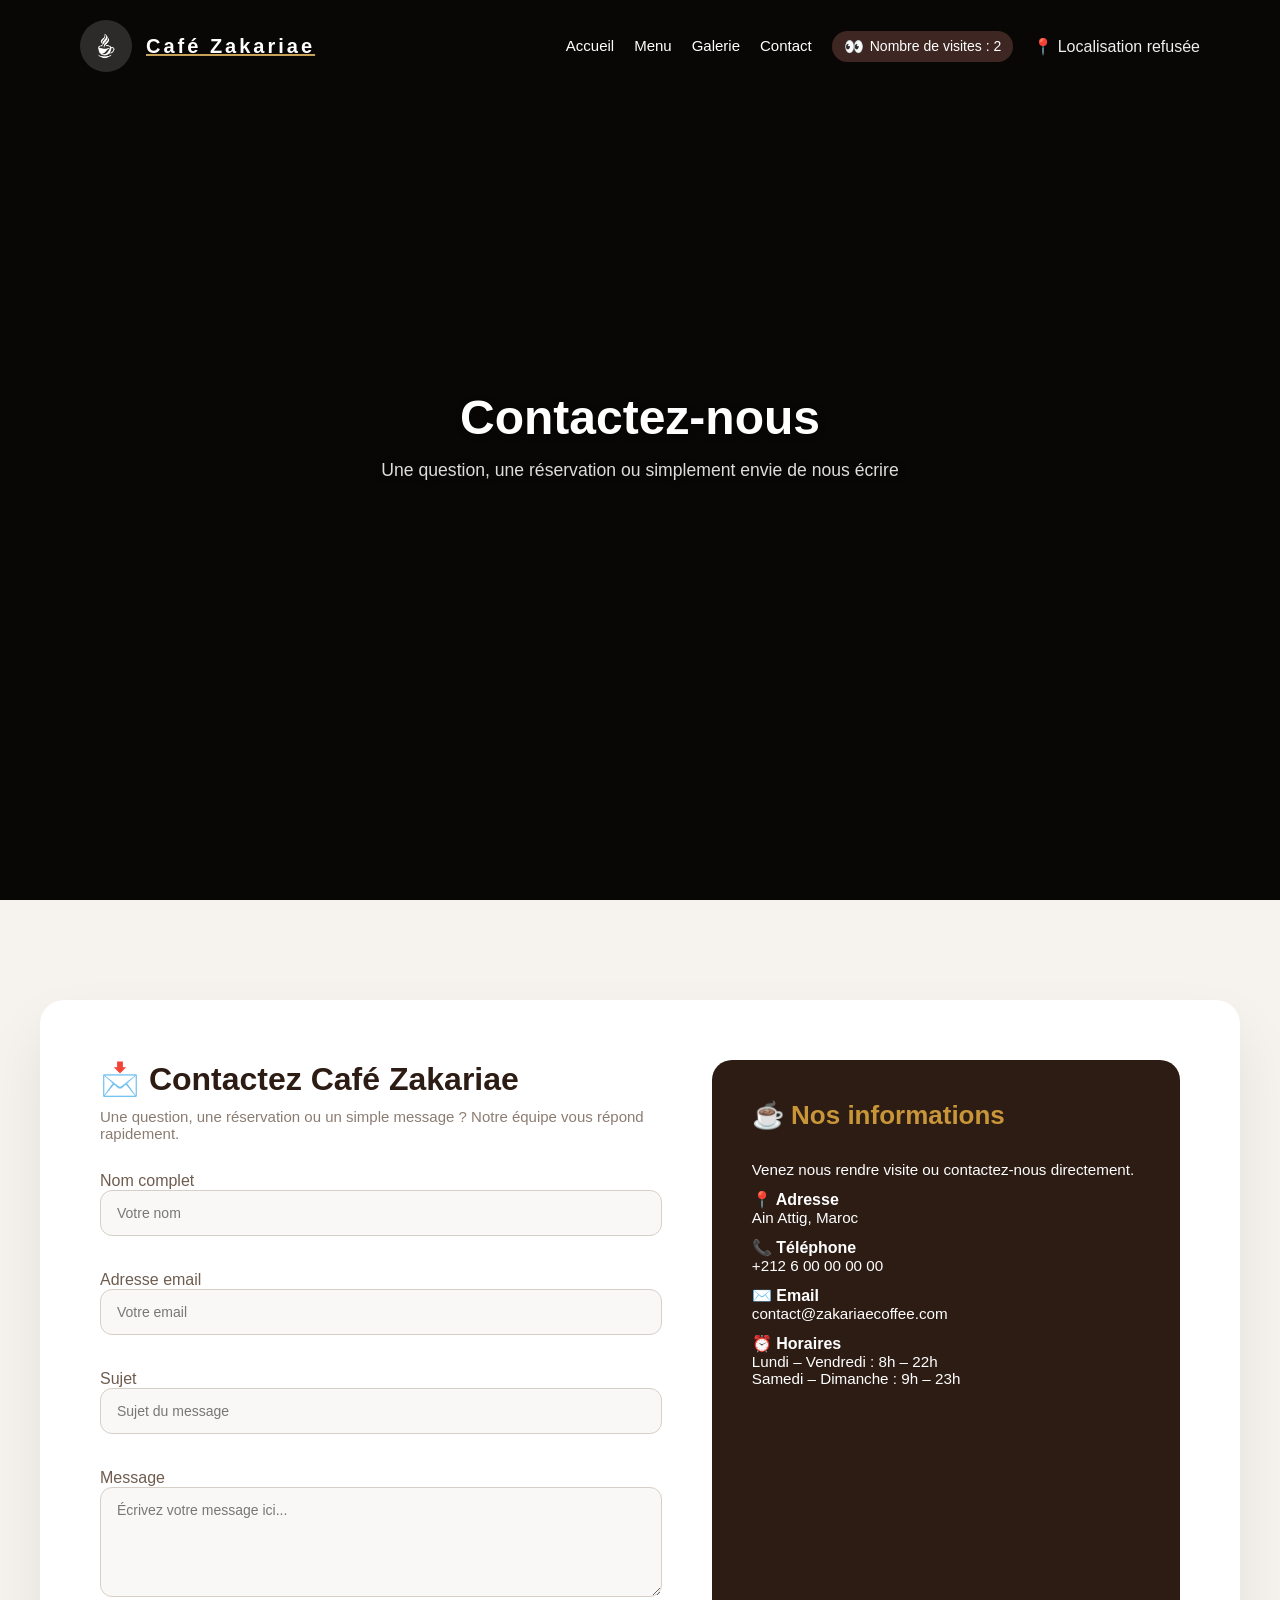
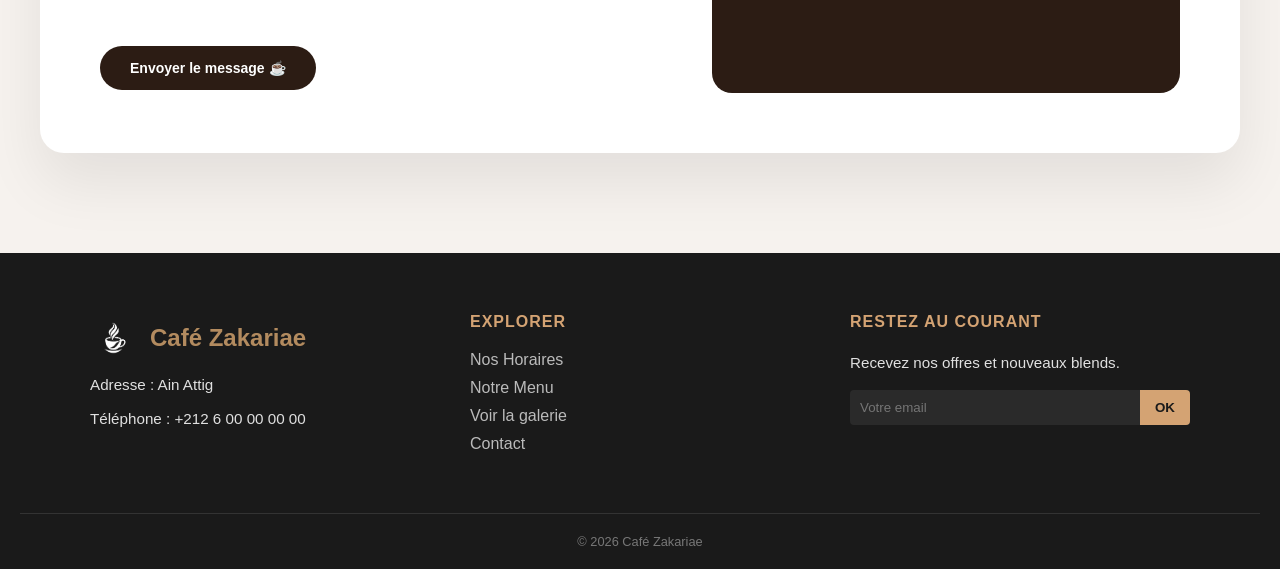
<file: pages/contact.html>
<!DOCTYPE html>
<html lang="fr">

<head>
    <meta charset="UTF-8">
    <meta name="viewport" content="width=device-width, initial-scale=1.0">
    <title>Contact – Café Zakariae</title>
    <link rel="icon" href="../images/logo.png">
    <link rel="stylesheet" href="../css/style.css">
</head>

<body>


    <header class="nav-header">
        <nav class="nav">
            <a href="../index.html" class="nav-logo">
                <img src="../images/logo.png" alt="Logo Café Zakariae" width="50">
                <h1>Café Zakariae</h1>
            </a>
            <div class="menu-toggle" id="menu-toggle">☰</div>

            <ul class="nav-links">
                <li><a href="../index.html">Accueil</a></li>
                <li><a href="menu.html">Menu</a></li>
                <li><a href="gallery.html">Galerie</a></li>
                <li><a href="#" class="active">Contact</a></li>
                <li class="visit-counter">
                    <span>👀</span>
                    <span id="visits">0</span>
                </li>
                <li class="location-badge">
                    <span>📍</span>
                    <span id="user-location">...</span>
                </li>

            </ul>
        </nav>
    </header>


    <section class="hero hero-contact">
        <div class="overlay"></div>
        <div class="hero-content">
            <h1>Contactez-nous</h1>
            <p class="hero-subtitle">Une question, une réservation ou simplement envie de nous écrire</p>
        </div>
    </section>


    <section class="contact-section">
        <div class="contact-container">


            <div class="contact-form">
                <h2>📩 Contactez Café Zakariae</h2>
                <p>Une question, une réservation ou un simple message ?
                    Notre équipe vous répond rapidement.</p>

                <form>
                    <div class="form-group">
                        <label for="name">Nom complet</label>
                        <input type="text" id="name" placeholder="Votre nom" required>
                    </div>

                    <div class="form-group">
                        <label for="email">Adresse email</label>
                        <input type="email" id="email" placeholder="Votre email" required>
                    </div>

                    <div class="form-group">
                        <label for="subject">Sujet</label>
                        <input type="text" id="subject" placeholder="Sujet du message">
                    </div>

                    <div class="form-group">
                        <label for="message">Message</label>
                        <textarea id="message" rows="5" placeholder="Écrivez votre message ici..." required></textarea>
                    </div>

                    <button type="submit" class="btn-submit">
                        Envoyer le message ☕
                    </button>
                </form>
            </div>


            <div class="contact-info">
                <h2>☕ Nos informations</h2>
                <p>Venez nous rendre visite ou contactez-nous directement.</p>

                <div class="info-item">
                    <strong>📍 Adresse</strong>
                    <p>Ain Attig, Maroc</p>
                </div>

                <div class="info-item">
                    <strong>📞 Téléphone</strong>
                    <p>+212 6 00 00 00 00</p>
                </div>

                <div class="info-item">
                    <strong>✉️ Email</strong>
                    <p>contact@zakariaecoffee.com</p>
                </div>

                <div class="info-item">
                    <strong>⏰ Horaires</strong>
                    <p>
                        Lundi – Vendredi : 8h – 22h<br>
                        Samedi – Dimanche : 9h – 23h
                    </p>
                </div>
                <iframe
                    src="https://www.google.com/maps/embed?pb=!1m18!1m12!1m3!1d3329.0000000000005!2d-7.000000000000000!3d32.00000000000000!2m3!1f0!2f0!3f0!3m2!1i1024!2i768!4f13.1!3m3!1m2!1s0x0000000000000000%3A0x0000000000000000!2sAin%20Attig%2C%20Maroc!5e0!3m2!1sfr!2sma!4v1700000000000!5m2!1sfr!2sma"
                    width="100%" height="250" style="border:0;" allowfullscreen="" loading="lazy"
                    referrerpolicy="no-referrer-when-downgrade"></iframe>

            </div>
        </div>
    </section>


    <footer class="main-footer-coffee">
        <div class="footer-container">
            <div class="footer-section">
                <div class="footer-logo">
                    <img src="../images/logo.png" alt="Zakariae Coffee" width="50" height="50">
                    <span>Café Zakariae</span>
                </div>
                <p><i class="fas fa-map-marker-alt"></i>Adresse : Ain Attig</p>
                <p><i class="fas fa-phone"></i>Téléphone : +212 6 00 00 00 00</p>
            </div>

            <div class="footer-section">
                <h4>Explorer</h4>
                <ul class="footer-links">
                    <li><a href="#hours">Nos Horaires</a></li>
                    <li><a href="menu.html">Notre Menu</a></li>
                    <li><a href="gallery.html">Voir la galerie</a></li>
                    <li><a href="contact.html">Contact</a></li>
                </ul>
            </div>

            <div class="footer-section">
                <h4>Restez au courant</h4>
                <p>Recevez nos offres et nouveaux blends.</p>
                <form class="footer-newsletter">
                    <input type="email" placeholder="Votre email" required>
                    <button type="submit">OK</button>
                </form>
            </div>
        </div>

        <div class="footer-bottom">
            <p>© 2026 Café Zakariae</p>
        </div>
    </footer>

</body>
<script src="../js/script.js"></script>

</html>
</file>
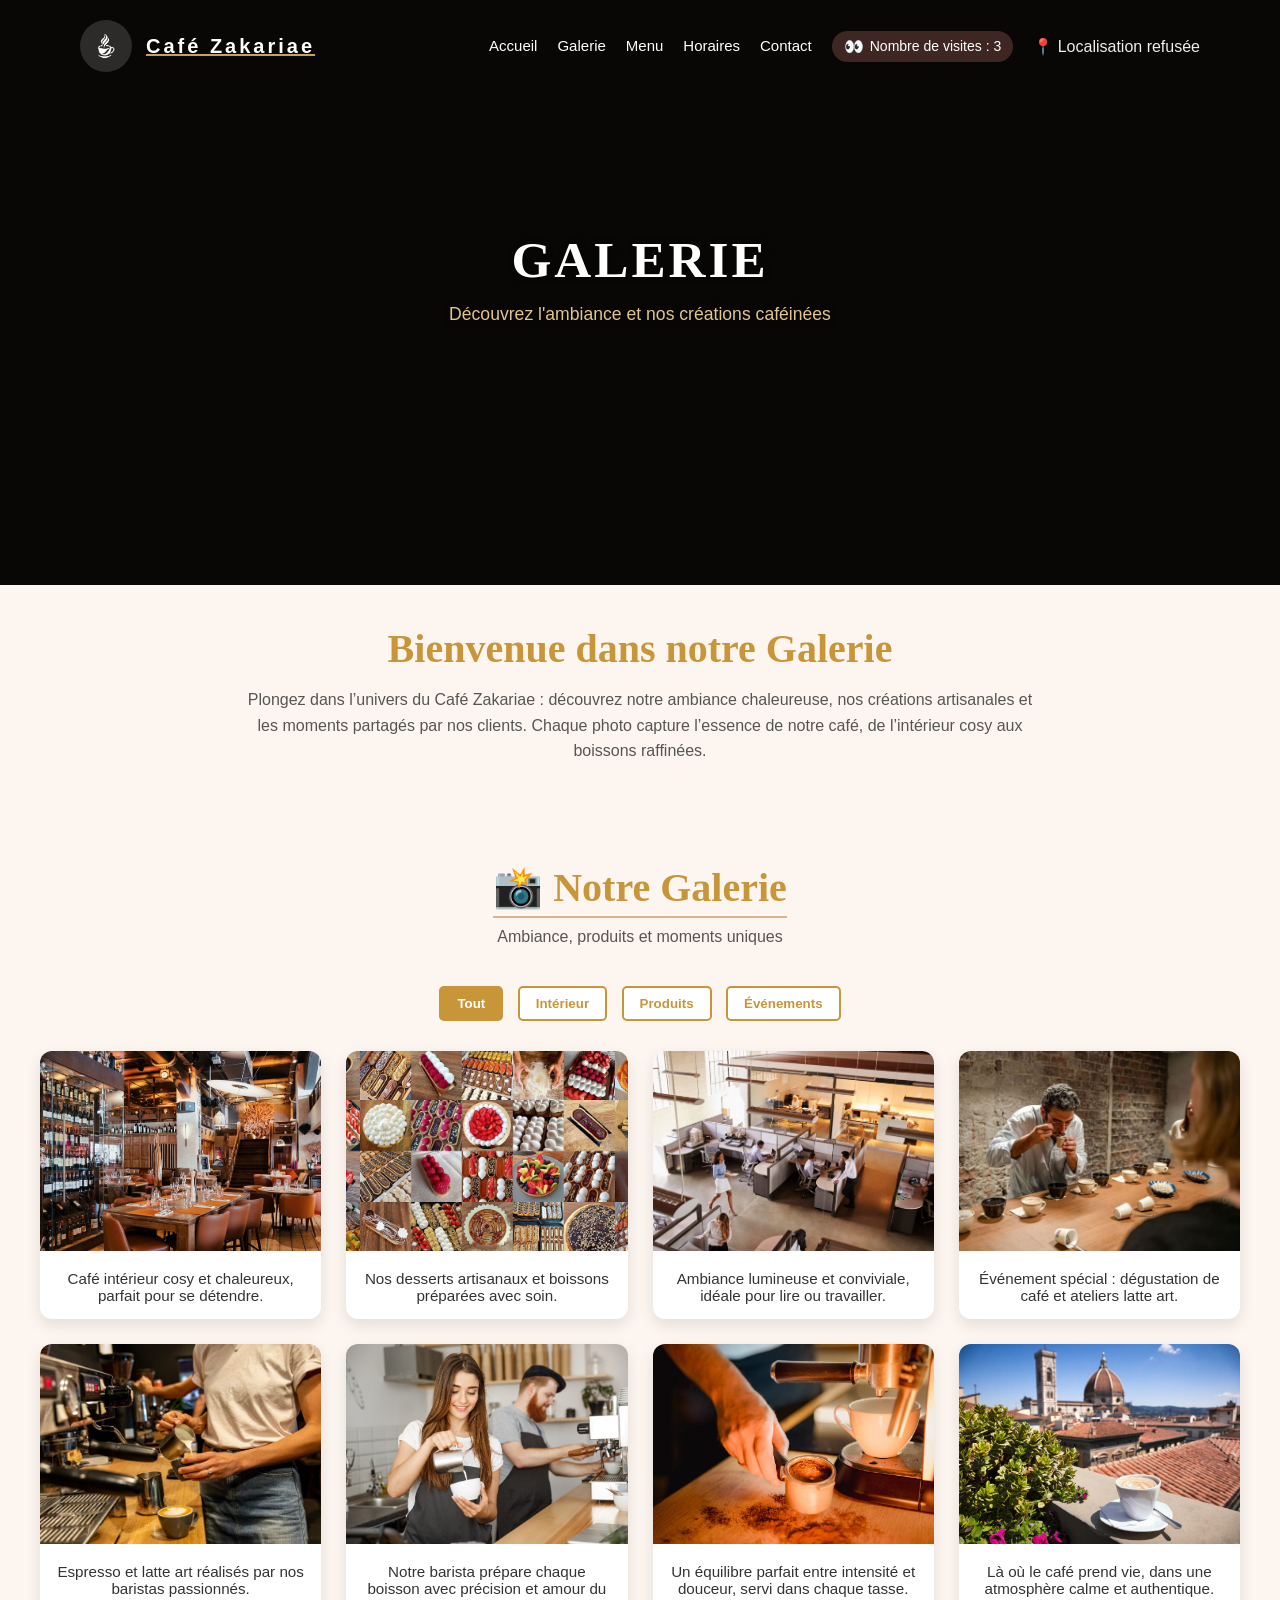
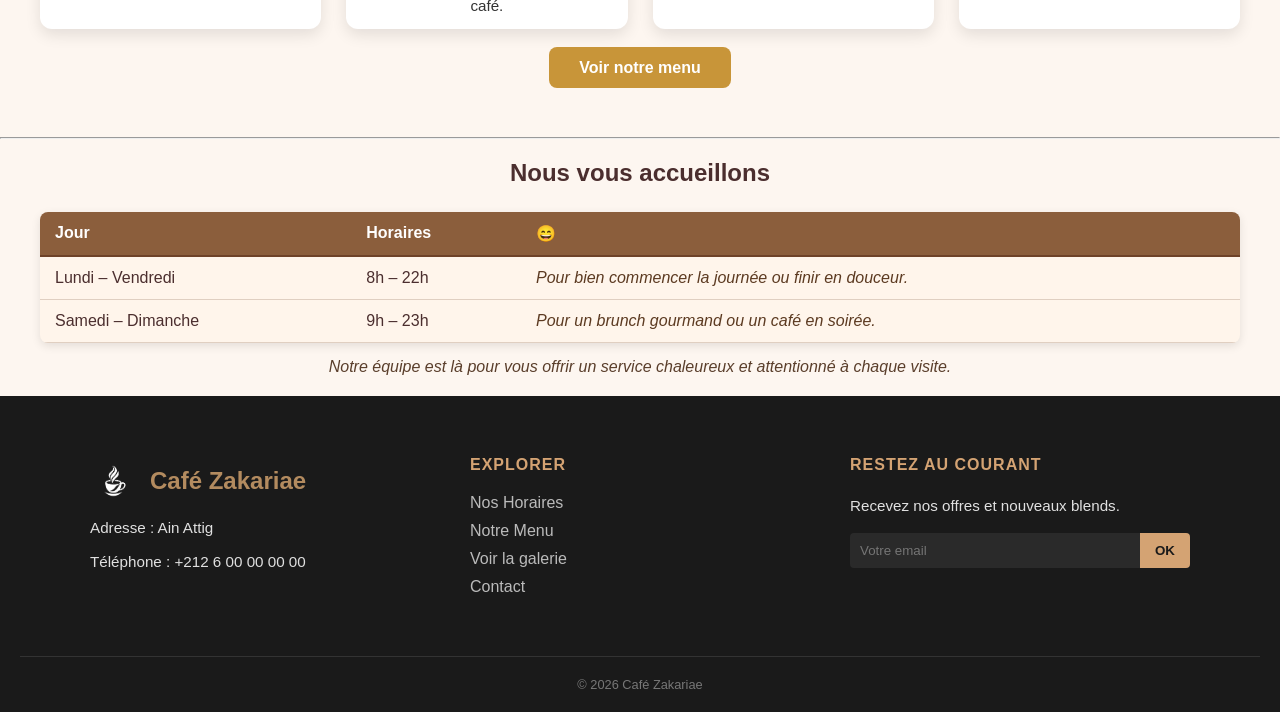
<file: pages/gallery.html>
<!DOCTYPE html>
<html lang="fr">

<head>
    <meta charset="UTF-8">
    <meta name="viewport" content="width=device-width, initial-scale=1.0">
    <title>Galerie – Café Zakariae</title>
    <link rel="icon" href="../images/logo.png">
    <link rel="stylesheet" href="../css/style.css">
</head>

<body>


    <header class="nav-header">
        <nav class="nav">
            <a href="../index.html" class="nav-logo">
                <img src="../images/logo.png" alt="Logo Café Zakariae" width="50">
                <h1>Café Zakariae</h1>
            </a>
            <div class="menu-toggle" id="menu-toggle">☰</div>

            <ul class="nav-links">
                <li><a href="../index.html">Accueil</a></li>
                <li><a href="#gallery">Galerie</a></li>
                <li><a href="menu.html">Menu</a></li>
                <li><a href="#hours">Horaires</a></li>
                <li><a href="contact.html">Contact</a></li>
                <li class="visit-counter">
                    <span>👀</span>
                    <span id="visits">0</span>
                </li>
                <li class="location-badge">
                    <span>📍</span>
                    <span id="user-location">...</span>
                </li>

            </ul>
        </nav>
    </header>


    <section class="hero hero-menu">
        <div class="overlay"></div>
        <div class="hero-content">
            <h1>Galerie</h1>
            <p class="hero-subtitle">Découvrez l'ambiance et nos créations caféinées</p>
        </div>
    </section>

    <section class="gallery-intro">
        <div class="container">
            <h2>Bienvenue dans notre Galerie</h2>
            <p>
                Plongez dans l’univers du Café Zakariae : découvrez notre ambiance chaleureuse, nos créations
                artisanales et les moments partagés par nos clients.
                Chaque photo capture l’essence de notre café, de l’intérieur cosy aux boissons raffinées.
            </p>
        </div>
    </section>

    <section id="gallery" class="gallery-section">
        <h2>📸 Notre Galerie</h2>
        <p class="gallery-subtitle">Ambiance, produits et moments uniques</p>

        <div class="gallery-filters">
            <button data-filter="all" class="active">Tout</button>
            <button data-filter="interior">Intérieur</button>
            <button data-filter="products">Produits</button>
            <button data-filter="events">Événements</button>
        </div>

        <div class="gallery-grid">
            <article class="gallery-card" data-category="interior">
                <img src="../images/cafe1.jpg" alt="Café intérieur cosy">
                <p>Café intérieur cosy et chaleureux, parfait pour se détendre.</p>
            </article>

            <article class="gallery-card" data-category="products">
                <img src="../images/cafe3.jpg" alt="Desserts">
                <p>Nos desserts artisanaux et boissons préparées avec soin.</p>
            </article>

            <article class="gallery-card" data-category="interior">
                <img src="../images/cafe4.jpeg" alt="Ambiance lumineuse">
                <p>Ambiance lumineuse et conviviale, idéale pour lire ou travailler.</p>
            </article>

            <article class="gallery-card" data-category="events">
                <img src="../images/event1.jpeg" alt="Événement Café">
                <p>Événement spécial : dégustation de café et ateliers latte art.</p>
            </article>

            <article class="gallery-card" data-category="products">
                <img src="../images/cafe6.jpg" alt="Espresso et latte art">
                <p>Espresso et latte art réalisés par nos baristas passionnés.</p>
            </article>

            <article class="gallery-card" data-category="interior">
                <img src="../images/cafe2.jpg" alt="Barista en action">
                <p>Notre barista prépare chaque boisson avec précision et amour du café.</p>
            </article>
            <article class="gallery-card" data-category="products">
                <img src="../images/img1.jpg" alt="Espresso et latte art">
                <p>Un équilibre parfait entre intensité et douceur, servi dans chaque tasse.</p>
            </article>

            <article class="gallery-card" data-category="interior">
                <img src="../images/img2.jpg" alt="Barista en action">
                <p>Là où le café prend vie, dans une atmosphère calme et authentique.</p>
            </article>

        </div>

        <div class="gallery-cta">
            <a href="menu.html" class="cta">Voir notre menu</a>
        </div>
    </section>
    <hr>

    <section id="hours" class="hours">
        <h2>Nous vous accueillons</h2>
        <table class="hours-table">
            <thead>
                <tr>
                    <th>Jour</th>
                    <th>Horaires</th>
                    <th>&#128516</th>
                </tr>
            </thead>
            <tbody>
                <tr>
                    <td data-label="Jour">Lundi – Vendredi</td>
                    <td data-label="Horaires">8h – 22h</td>
                    <td data-label="Note">Pour bien commencer la journée ou finir en douceur.</td>
                </tr>
                <tr>
                    <td data-label="Jour">Samedi – Dimanche</td>
                    <td data-label="Horaires">9h – 23h</td>
                    <td data-label="Note">Pour un brunch gourmand ou un café en soirée.</td>
                </tr>
            </tbody>
        </table>
        <center>
            <p class="team-note">
                Notre équipe est là pour vous offrir un service chaleureux et attentionné à chaque visite.
            </p>
        </center>
    </section>
    <footer class="main-footer-coffee">
        <div class="footer-container">
            <div class="footer-section">
                <div class="footer-logo">
                    <img src="../images/logo.png" alt="Zakariae Coffee" width="50" height="50">
                    <span>Café Zakariae</span>
                </div>
                <p><i class="fas fa-map-marker-alt"></i>Adresse : Ain Attig</p>
                <p><i class="fas fa-phone"></i>Téléphone : +212 6 00 00 00 00</p>
            </div>

            <div class="footer-section">
                <h4>Explorer</h4>
                <ul class="footer-links">
                    <li><a href="#hours">Nos Horaires</a></li>
                    <li><a href="menu.html">Notre Menu</a></li>
                    <li><a href="gallery.html">Voir la galerie</a></li>
                    <li><a href="contact.html">Contact</a></li>
                </ul>
            </div>

            <div class="footer-section">
                <h4>Restez au courant</h4>
                <p>Recevez nos offres et nouveaux blends.</p>
                <form class="footer-newsletter">
                    <input type="email" placeholder="Votre email" required>
                    <button type="submit">OK</button>
                </form>
            </div>
        </div>

        <div class="footer-bottom">
            <p>© 2026 Café Zakariae</p>
        </div>
    </footer>

</body>
<script src="../js/script.js"></script>

</html>
</file>
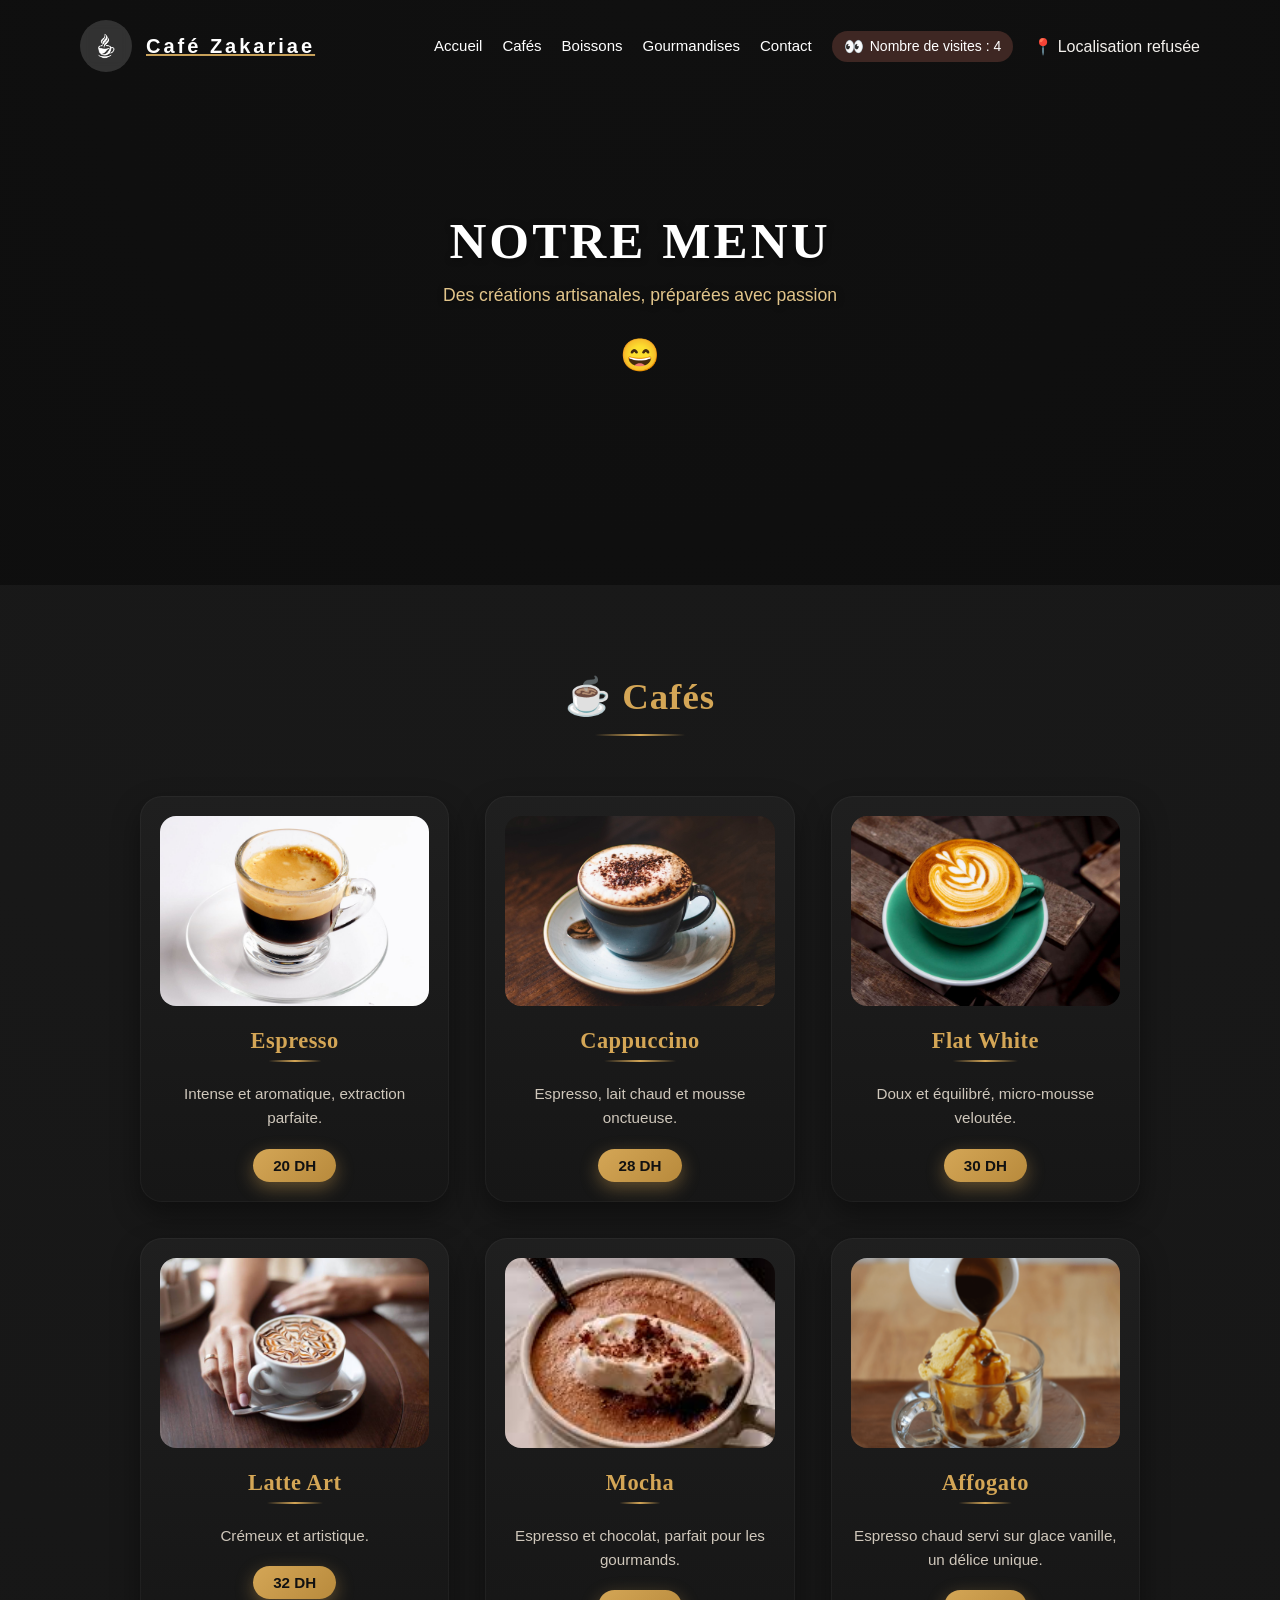
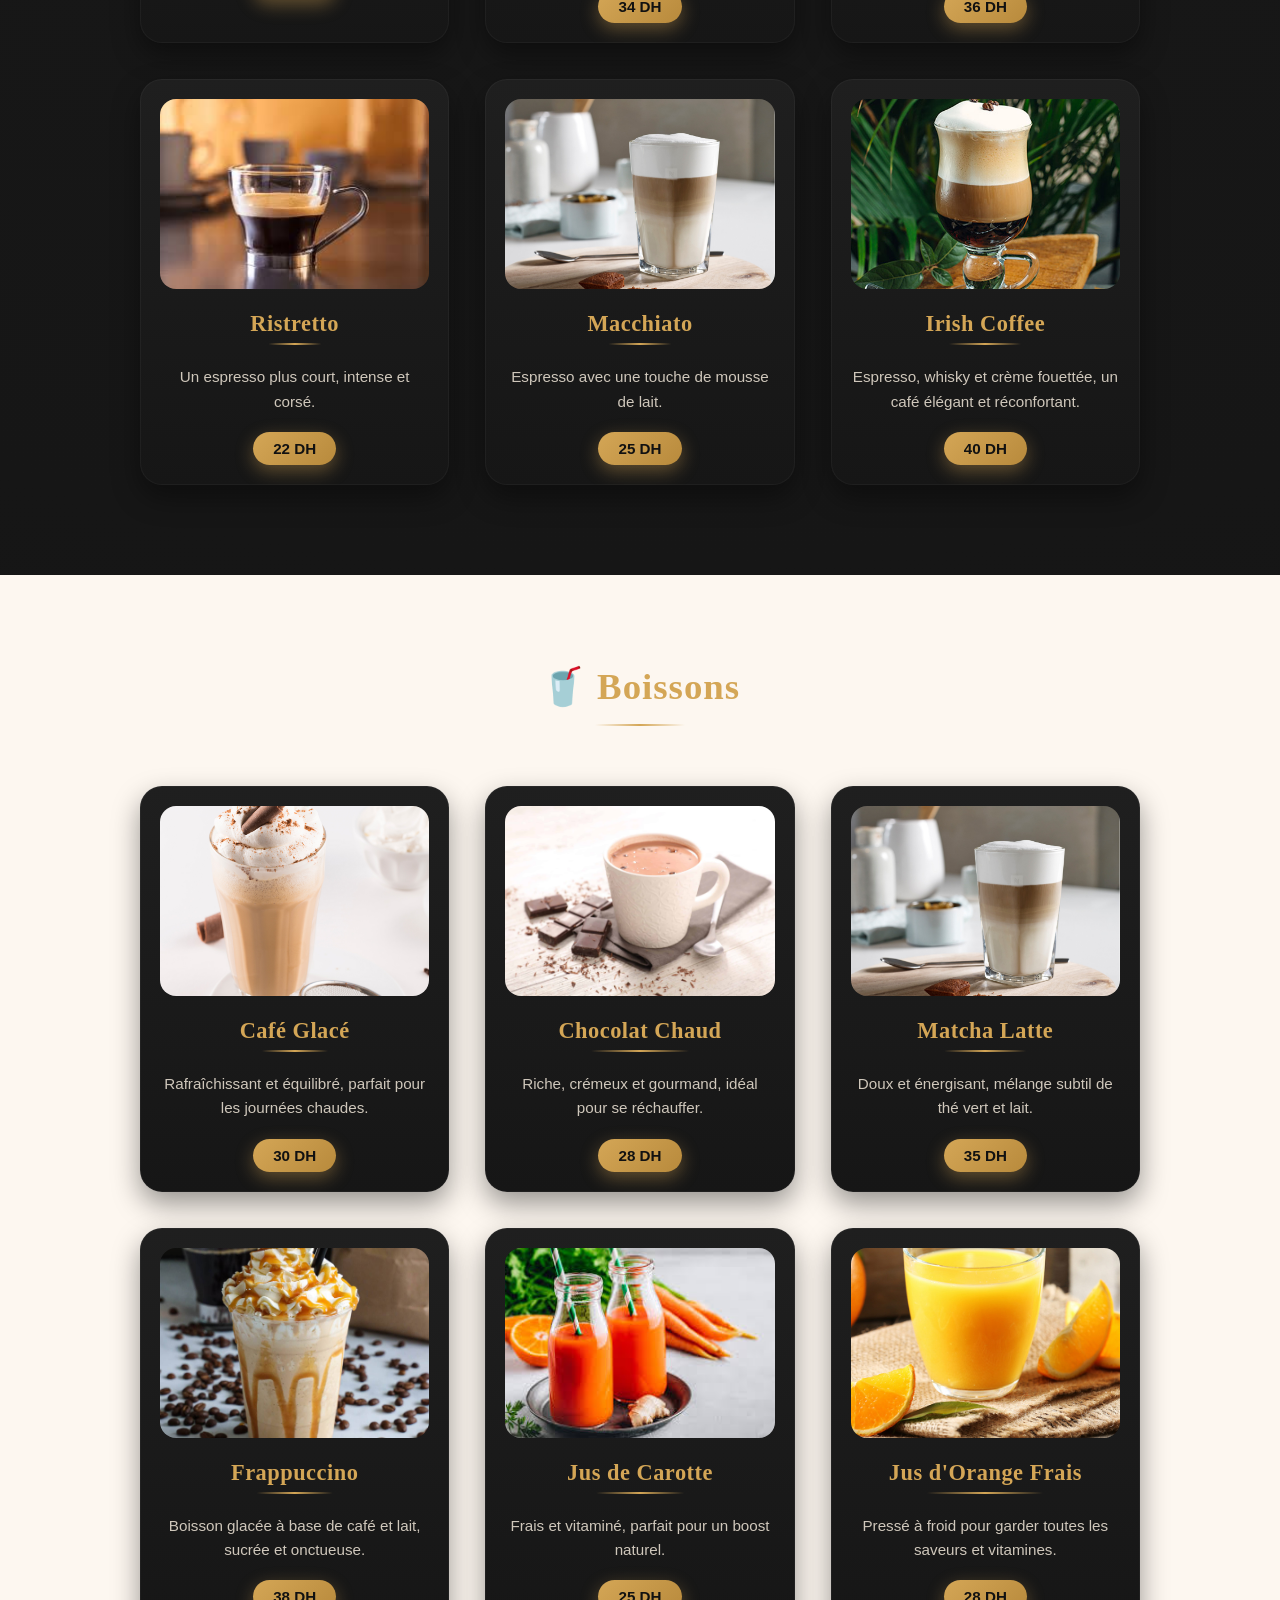
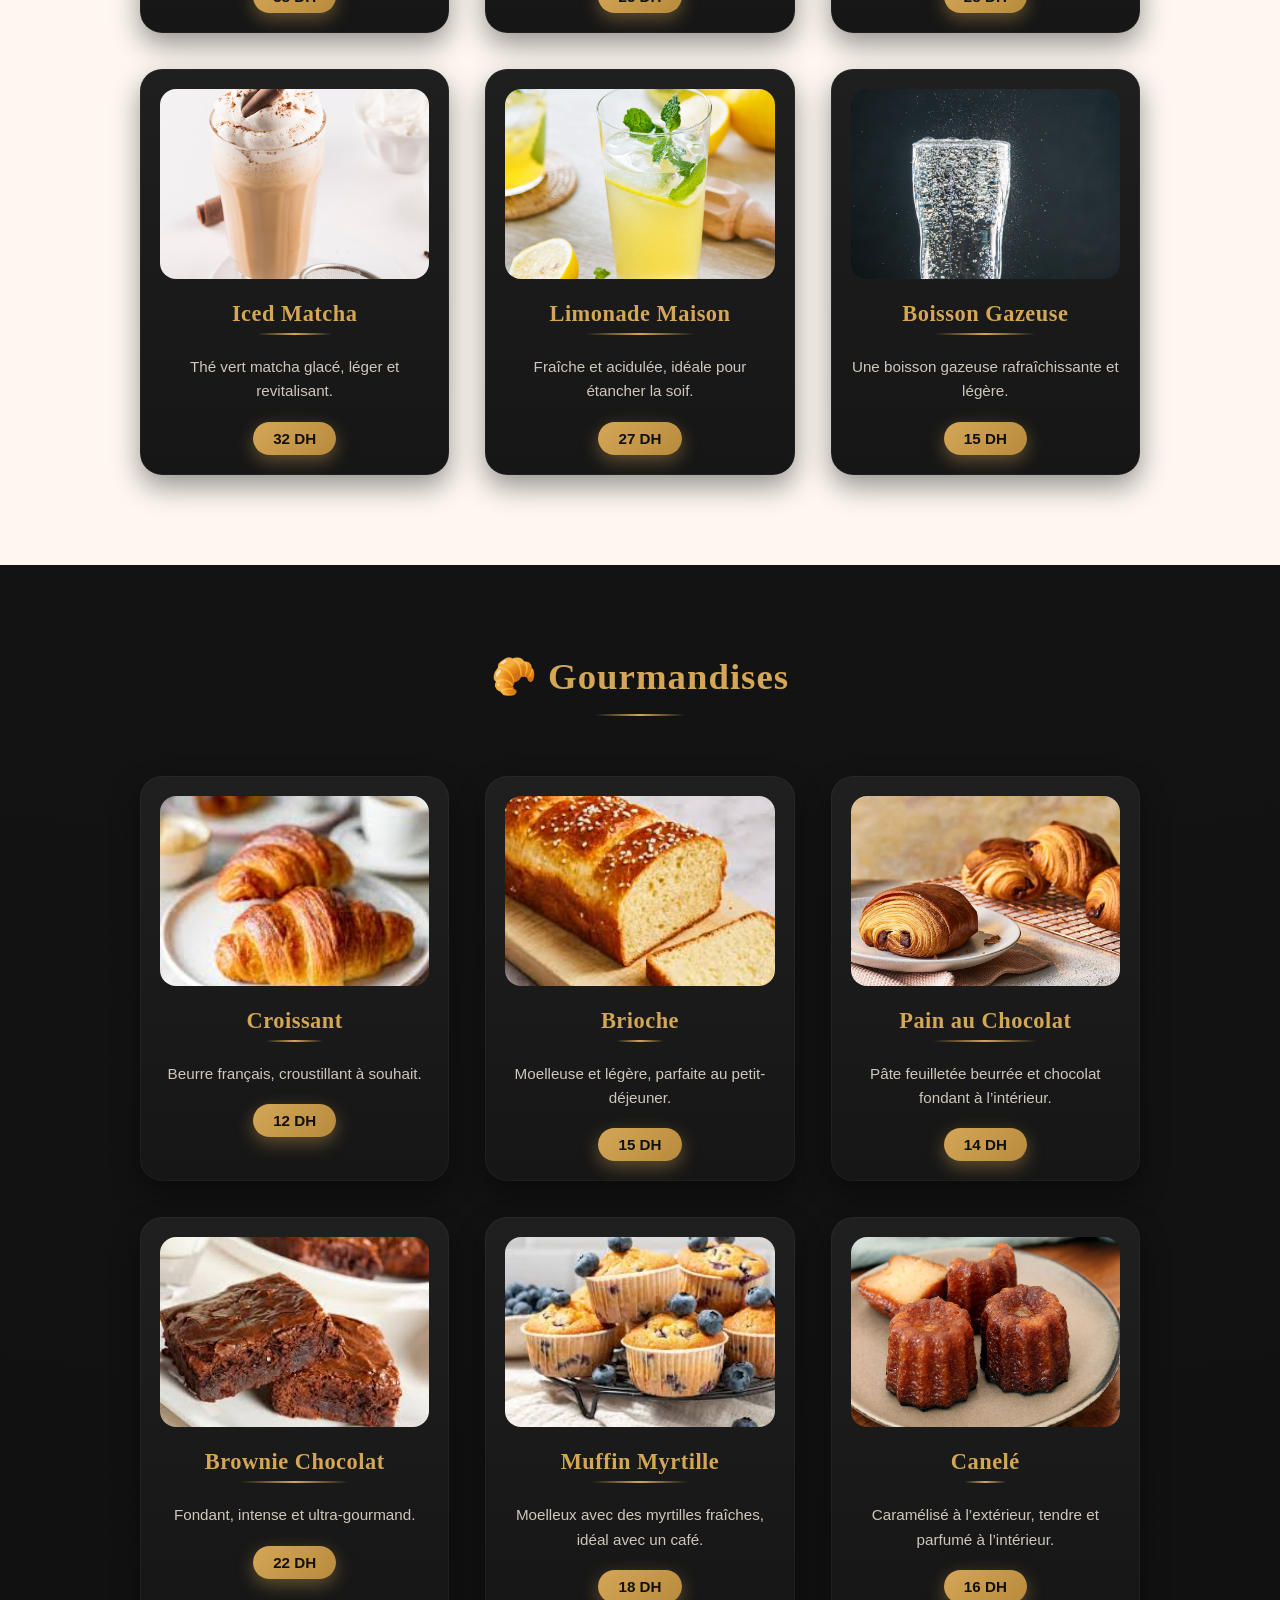
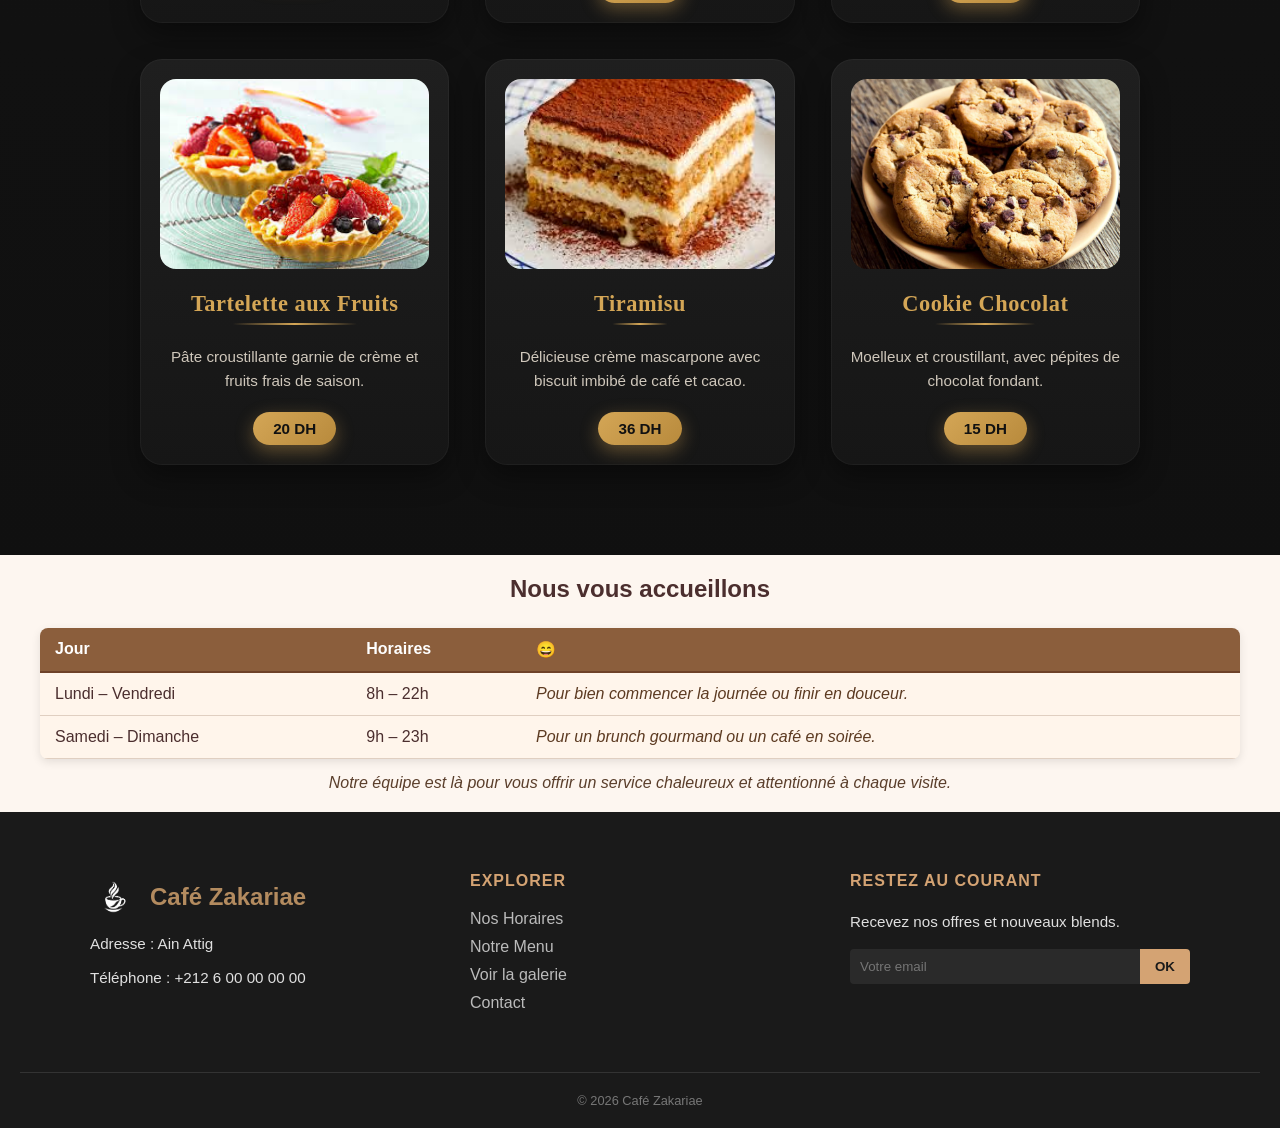
<file: pages/menu.html>
<!DOCTYPE html>
<html lang="fr">

<head>
    <meta charset="UTF-8">
    <meta name="viewport" content="width=device-width, initial-scale=1.0">
    <title>Menu – Café Zakariae</title>
    <link rel="icon" href="../images/logo.png">
    <link rel="stylesheet" href="../css/style.css">
</head>

<body class="page-menu">


    <header class="nav-header">
        <nav class="nav">
            <a href="../index.html" class="nav-logo">
                <img src="../images/logo.png" alt="Logo Café Zakariae" width="50">
                <h1>Café Zakariae</h1>
            </a>
            <div class="menu-toggle" id="menu-toggle">☰</div>

            <ul class="nav-links">
                <li><a href="../index.html">Accueil</a></li>
                <li><a href="#coffee">Cafés</a></li>
                <li><a href="#drinks">Boissons</a></li>
                <li><a href="#food">Gourmandises</a></li>
                <li><a href="contact.html">Contact</a></li>
                <li class="visit-counter">
                    <span>👀</span>
                    <span id="visits">0</span>
                </li>
                <li class="location-badge">
                    <span>📍</span>
                    <span id="user-location">...</span>
                </li>

            </ul>
        </nav>
    </header>


    <section class="hero hero-menu">
        <div class="overlay"></div>
        <div class="hero-content">
            <h1>Notre Menu</h1>
            <p class="hero-subtitle">Des créations artisanales, préparées avec passion</p>
            <p style="font-size: 2em">&#128516</p>
    </section>


    <section id="coffee" class="menu-section">
        <h2>☕ Cafés</h2>

        <div class="menu-grid">
            <article class="menu-card">
                <img src="../images/espresso.jpg" alt="Espresso">
                <h3>Espresso</h3>
                <p>Intense et aromatique, extraction parfaite.</p>
                <span class="price">20 DH</span>
            </article>

            <article class="menu-card">
                <img src="../images/capuccino.png" alt="Cappuccino">
                <h3>Cappuccino</h3>
                <p>Espresso, lait chaud et mousse onctueuse.</p>
                <span class="price">28 DH</span>
            </article>

            <article class="menu-card">
                <img src="../images/flatwhite.jpg" alt="Flat White">
                <h3>Flat White</h3>
                <p>Doux et équilibré, micro-mousse veloutée.</p>
                <span class="price">30 DH</span>
            </article>

            <article class="menu-card">
                <img src="../images/latte.jpg" alt="Latte Art">
                <h3>Latte Art</h3>
                <p>Crémeux et artistique.</p>
                <span class="price">32 DH</span>
            </article>

            <article class="menu-card">
                <img src="../images/mocha.jpeg" alt="Mocha">
                <h3>Mocha</h3>
                <p>Espresso et chocolat, parfait pour les gourmands.</p>
                <span class="price">34 DH</span>
            </article>

            <article class="menu-card">
                <img src="../images/affogato.png" alt="Affogato">
                <h3>Affogato</h3>
                <p>Espresso chaud servi sur glace vanille, un délice unique.</p>
                <span class="price">36 DH</span>
            </article>

            <article class="menu-card">
                <img src="../images/ristretto.jpeg" alt="Ristretto">
                <h3>Ristretto</h3>
                <p>Un espresso plus court, intense et corsé.</p>
                <span class="price">22 DH</span>
            </article>

            <article class="menu-card">
                <img src="../images/macchiato.jpg" alt="Macchiato">
                <h3>Macchiato</h3>
                <p>Espresso avec une touche de mousse de lait.</p>
                <span class="price">25 DH</span>
            </article>


            <article class="menu-card">
                <img src="../images/irish Coffee.jpg" alt="Irish Coffee">
                <h3>Irish Coffee</h3>
                <p>Espresso, whisky et crème fouettée, un café élégant et réconfortant.</p>
                <span class="price">40 DH</span>
            </article>
        </div>
    </section>


    <section id="drinks" class="menu-section alt">
        <h2>🥤 Boissons</h2>

        <div class="menu-grid">
            <article class="menu-card">
                <img src="../images/icedcoffee.jpg" alt="Café Glacé">
                <h3>Café Glacé</h3>
                <p>Rafraîchissant et équilibré, parfait pour les journées chaudes.</p>
                <span class="price">30 DH</span>
            </article>

            <article class="menu-card">
                <img src="../images/chocolatchaud.jpg" alt="Chocolat Chaud">
                <h3>Chocolat Chaud</h3>
                <p>Riche, crémeux et gourmand, idéal pour se réchauffer.</p>
                <span class="price">28 DH</span>
            </article>

            <article class="menu-card">
                <img src="../images/macchiato.jpg" alt="Matcha Latte">
                <h3>Matcha Latte</h3>
                <p>Doux et énergisant, mélange subtil de thé vert et lait.</p>
                <span class="price">35 DH</span>
            </article>

            <article class="menu-card">
                <img src="../images/frappuccino.jpg" alt="Frappuccino">
                <h3>Frappuccino</h3>
                <p>Boisson glacée à base de café et lait, sucrée et onctueuse.</p>
                <span class="price">38 DH</span>
            </article>

            <article class="menu-card">
                <img src="../images/jus de Carotte.jpeg" alt="Jus de Carotte">
                <h3>Jus de Carotte</h3>
                <p>Frais et vitaminé, parfait pour un boost naturel.</p>
                <span class="price">25 DH</span>
            </article>

            <article class="menu-card">
                <img src="../images/jus d'Orange.jpeg" alt="Jus d'Orange">
                <h3>Jus d'Orange Frais</h3>
                <p>Pressé à froid pour garder toutes les saveurs et vitamines.</p>
                <span class="price">28 DH</span>
            </article>

            <article class="menu-card">
                <img src="../images/icedcoffee.jpg" alt="Iced Matcha">
                <h3>Iced Matcha</h3>
                <p>Thé vert matcha glacé, léger et revitalisant.</p>
                <span class="price">32 DH</span>
            </article>

            <article class="menu-card">
                <img src="../images/limonade Maison.jpg" alt="Limonade Maison">
                <h3>Limonade Maison</h3>
                <p>Fraîche et acidulée, idéale pour étancher la soif.</p>
                <span class="price">27 DH</span>
            </article>
            <article class="menu-card">
                <img src="../images/boissongazeuse.jpg" alt="Boisson Gazeuse">
                <h3>Boisson Gazeuse</h3>
                <p>Une boisson gazeuse rafraîchissante et légère.</p>
                <span class="price">15 DH</span>
            </article>

        </div>
    </section>


    <section id="food" class="menu-section">
        <h2>🥐 Gourmandises</h2>

        <div class="menu-grid">
            <article class="menu-card">
                <img src="../images/croissant.jpeg" alt="Croissant">
                <h3>Croissant</h3>
                <p>Beurre français, croustillant à souhait.</p>
                <span class="price">12 DH</span>
            </article>

            <article class="menu-card">
                <img src="../images/brioche.jpeg" alt="Brioche">
                <h3>Brioche</h3>
                <p>Moelleuse et légère, parfaite au petit-déjeuner.</p>
                <span class="price">15 DH</span>
            </article>

            <article class="menu-card">
                <img src="../images/pain au Chocolat.jpg" alt="Pain au Chocolat">
                <h3>Pain au Chocolat</h3>
                <p>Pâte feuilletée beurrée et chocolat fondant à l’intérieur.</p>
                <span class="price">14 DH</span>
            </article>

            <article class="menu-card">
                <img src="../images/brownie.jpeg" alt="Brownie Chocolat">
                <h3>Brownie Chocolat</h3>
                <p>Fondant, intense et ultra-gourmand.</p>
                <span class="price">22 DH</span>
            </article>

            <article class="menu-card">
                <img src="../images/muffin Myrtille.jpeg" alt="Muffin Myrtille">
                <h3>Muffin Myrtille</h3>
                <p>Moelleux avec des myrtilles fraîches, idéal avec un café.</p>
                <span class="price">18 DH</span>
            </article>

            <article class="menu-card">
                <img src="../images/canele.jpg" alt="Canelé">
                <h3>Canelé</h3>
                <p>Caramélisé à l’extérieur, tendre et parfumé à l’intérieur.</p>
                <span class="price">16 DH</span>
            </article>

            <article class="menu-card">
                <img src="../images/tartelette aux Fruits.jpeg" alt="Tartelette aux Fruits">
                <h3>Tartelette aux Fruits</h3>
                <p>Pâte croustillante garnie de crème et fruits frais de saison.</p>
                <span class="price">20 DH</span>
            </article>

            <article class="menu-card">
                <img src="../images/tiramisu.jpeg" alt="Tiramisu">
                <h3>Tiramisu</h3>
                <p>Délicieuse crème mascarpone avec biscuit imbibé de café et cacao.</p>
                <span class="price">36 DH</span>
            </article>

            <article class="menu-card">
                <img src="../images/cookie Chocolat.jpg" alt="Cookie Chocolat">
                <h3>Cookie Chocolat</h3>
                <p>Moelleux et croustillant, avec pépites de chocolat fondant.</p>
                <span class="price">15 DH</span>
            </article>
        </div>
    </section>


    <section id="hours" class="hours">
        <h2>Nous vous accueillons</h2>
        <table class="hours-table">
            <thead>
                <tr>
                    <th>Jour</th>
                    <th>Horaires</th>
                    <th>&#128516</th>
                </tr>
            </thead>
            <tbody>
                <tr>
                    <td data-label="Jour">Lundi – Vendredi</td>
                    <td data-label="Horaires">8h – 22h</td>
                    <td data-label="Note">Pour bien commencer la journée ou finir en douceur.</td>
                </tr>
                <tr>
                    <td data-label="Jour">Samedi – Dimanche</td>
                    <td data-label="Horaires">9h – 23h</td>
                    <td data-label="Note">Pour un brunch gourmand ou un café en soirée.</td>
                </tr>
            </tbody>
        </table>
        <center>
            <p class="team-note">
                Notre équipe est là pour vous offrir un service chaleureux et attentionné à chaque visite.
            </p>
        </center>
    </section>
    <footer class="main-footer-coffee">
        <div class="footer-container">
            <div class="footer-section">
                <div class="footer-logo">
                    <img src="../images/logo.png" alt="Zakariae Coffee" width="50" height="50">
                    <span>Café Zakariae</span>
                </div>
                <p><i class="fas fa-map-marker-alt"></i>Adresse : Ain Attig</p>
                <p><i class="fas fa-phone"></i>Téléphone : +212 6 00 00 00 00</p>
            </div>

            <div class="footer-section">
                <h4>Explorer</h4>
                <ul class="footer-links">
                    <li><a href="#hours">Nos Horaires</a></li>
                    <li><a href="menu.html">Notre Menu</a></li>
                    <li><a href="gallery.html">Voir la galerie</a></li>
                    <li><a href="contact.html">Contact</a></li>
                </ul>
            </div>

            <div class="footer-section">
                <h4>Restez au courant</h4>
                <p>Recevez nos offres et nouveaux blends.</p>
                <form class="footer-newsletter">
                    <input type="email" placeholder="Votre email" required>
                    <button type="submit">OK</button>
                </form>
            </div>
        </div>

        <div class="footer-bottom">
            <p>© 2026 Café Zakariae</p>
        </div>
    </footer>
    <script src="../js/script.js"></script>

</body>

</html>
</file>
<file: css/style.css>
* {
    margin: 0;
    padding: 0;
    box-sizing: border-box;
    font-family: 'Segoe UI', sans-serif;
}

body {
    margin: 0;
    padding: 0;
    background: #0e0b09;
    color: #eee;
}

.hero {
    position: relative;
    width: 100%;
    min-height: 100vh;
    background: url("https://images.unsplash.com/photo-1509042239860-f550ce710b93") center/cover fixed;
    background-size: cover;
    background-position: center;
    background-repeat: no-repeat;
    display: flex;
    align-items: center;
    justify-content: center;
    text-align: center;
    color: #fff;
    overflow: hidden;
}

.hero .overlay {
    position: absolute;
    top: 0;
    left: 0;
    width: 100%;
    height: 100%;
    background: rgba(0, 0, 0, 0.4);
    z-index: 1;
}

.hero-content {
    position: relative;
    z-index: 2;
    max-width: 800px;
    padding: 0 20px;
}

.hero h1 {
    font-size: 3rem;
    margin-bottom: 15px;
    font-weight: 700;
    text-shadow: 1px 1px 6px rgba(0, 0, 0, 0.5);
}

.hero-subtitle {
    font-size: 1.5rem;
    margin-bottom: 30px;
    text-shadow: 1px 1px 6px rgba(0, 0, 0, 0.5);
}

.hero-buttons {
    display: flex;
    justify-content: center;
    gap: 20px;
    flex-wrap: wrap;
    margin-bottom: 20px;
}

.hero-buttons .cta {
    padding: 12px 30px;
    border-radius: 30px;
    background: #c8a15a;
    color: #fff;
    text-decoration: none;
    font-weight: 600;
    transition: all 0.3s ease;
}

.hero-buttons .cta:hover {
    background: #a67c52;
    transform: translateY(-3px);
}

.hero-buttons .secondary {
    background: rgba(255, 255, 255, 0.2);
}

.hero-buttons .secondary:hover {
    background: rgba(255, 255, 255, 0.4);
}

.hero-icons {
    font-size: 2rem;
    margin-top: 20px;
    display: flex;
    justify-content: center;
    gap: 20px;
}

.hero-content h1,
.hero-content .hero-subtitle,
.hero-buttons,
.hero-icons {
    opacity: 0;
    transform: translateY(20px);
    animation: fadeInUp 1s forwards;
}

.hero-content h1 {
    animation-delay: 0.2s;
}

.hero-content .hero-subtitle {
    animation-delay: 0.5s;
}

.hero-buttons {
    animation-delay: 0.8s;
}

.hero-icons {
    animation-delay: 1.1s;
}

@keyframes fadeInUp {
    to {
        opacity: 1;
        transform: translateY(0);
    }
}

@media (max-width: 768px) {
    .hero h1 {
        font-size: 2rem;
    }

    .hero-subtitle {
        font-size: 1.2rem;
    }

    .hero-buttons {
        flex-direction: column;
        gap: 15px;
    }

    .hero-icons {
        font-size: 1.5rem;
        gap: 15px;
    }
}

.experience {
    display: grid;
    grid-template-columns: repeat(auto-fit, minmax(250px, 1fr));
    gap: 30px;
    padding: 80px 40px;
}

.card {
    background: rgba(255, 255, 255, 0.08);
    backdrop-filter: blur(10px);
    padding: 40px;
    border-radius: 20px;
    transition: transform 0.4s, box-shadow 0.4s;
}

.card:hover {
    transform: translateY(-15px);
    box-shadow: 0 20px 40px rgba(0, 0, 0, 0.6);
}

.card h3 {
    color: #c8a15a;
    margin-bottom: 15px;
}

.signature {
    height: 70vh;
    display: flex;
    align-items: center;
    justify-content: center;
}

.signature-text {
    background: rgba(0, 0, 0, 0.6);
    padding: 60px;
    border-radius: 20px;
    text-align: center;
}

.signature-text h2 {
    color: #c8a15a;
    margin-bottom: 20px;
}

.hours {
    width: 100%;
    padding: 20px;
    font-family: 'Segoe UI', Tahoma, Geneva, Verdana, sans-serif;
    background-color: #fdf6f0;
    box-sizing: border-box;
}

.hours h2 {
    text-align: center;
    margin-bottom: 25px;
    color: #4b2e2e;
}

.hours-table {
    width: 100%;
    max-width: 1200px;
    margin: auto;
    border-collapse: collapse;
    box-shadow: 0 3px 10px rgba(0, 0, 0, 0.1);
    background-color: #fff5eb;
    border-radius: 8px;
    overflow: hidden;
}

.hours-table th {
    background-color: #8b5e3c;
    color: #fff;
    padding: 12px 15px;
    text-align: left;
    font-weight: 600;
    border-bottom: 2px solid #6e4228;
}

.hours-table td {
    padding: 12px 15px;
    border-bottom: 1px solid #e0cfc1;
    color: #4b2e2e;
    word-break: break-word;
    vertical-align: top;
}

.hours-table tr:hover {
    background-color: #f6e4d6;
}

.hours-table td:last-child {
    font-style: italic;
    color: #5c3a21;
}

@media (max-width: 1200px) {
    .hours-table {
        width: 100%;
    }
}

@media (max-width: 768px) {

    .hours-table th,
    .hours-table td {
        padding: 10px 8px;
        font-size: 14px;
    }

    .hours-table td {
        word-wrap: break-word;
    }
}

.team-note {
    margin-top: 15px;
    font-style: italic;
    color: #5a3e2b;
    font-size: 1rem;
}

.selection {
    padding: 100px 8%;
    background: #0e0e0e;
}

.selection h2 {
    text-align: center;
    font-size: 42px;
    margin-bottom: 60px;
    color: #c8a15a;
    letter-spacing: 2px;
}

.selection-grid {
    display: grid;
    grid-template-columns: repeat(auto-fit, minmax(280px, 1fr));
    gap: 40px;
}

.selection-card {
    position: relative;
    border-radius: 22px;
    overflow: hidden;
    box-shadow: 0 20px 40px rgba(0, 0, 0, 0.4);
    transition: transform 0.5s ease;
}

.selection-card:hover {
    transform: translateY(-12px);
}

.selection-card img {
    width: 100%;
    height: 360px;
    object-fit: cover;
    transition: transform 0.7s ease;
}

.selection-card:hover img {
    transform: scale(1.12);
}

.selection-text {
    position: absolute;
    inset: 0;
    display: flex;
    flex-direction: column;
    justify-content: flex-end;
    padding: 35px;
    background: linear-gradient(to top,
            rgba(0, 0, 0, 0.85),
            rgba(0, 0, 0, 0.15),
            transparent);
}

.selection-text h3 {
    color: #c8a15a;
    font-size: 26px;
    margin-bottom: 10px;
}

.selection-text p {
    color: #eee;
    font-size: 15px;
    line-height: 1.6;
    max-width: 90%;
}

@media (max-width: 768px) {
    .selection {
        padding: 70px 6%;
    }

    .selection-text {
        padding: 25px;
    }

    .selection-text h3 {
        font-size: 22px;
    }

    .selection-text p {
        font-size: 14px;
    }
}

.testimonials {
    padding: 100px 40px;
    text-align: center;
}

.testimonials h2 {
    color: #c8a15a;
    margin-bottom: 40px;
}

.testimonials-grid {
    display: grid;
    grid-template-columns: repeat(auto-fit, minmax(300px, 1fr));
    gap: 30px;
}

.testimonials article {
    background: rgba(255, 255, 255, 0.08);
    padding: 40px 20px 20px 20px;
    border-radius: 20px;
    font-style: italic;
    display: flex;
    flex-direction: column;
    align-items: center;
}

.testimonials article img {
    width: 80px;
    height: 80px;
    border-radius: 50%;
    object-fit: cover;
    margin-bottom: 20px;
    border: 2px solid #c8a15a;
}

.testimonials article p {
    margin-bottom: 10px;
    color: #fff;
}

.testimonials article span {
    color: #c8a15a;
    font-weight: bold;
}

@media (max-width: 600px) {
    .testimonials-grid {
        grid-template-columns: 1fr;
    }
}

.nav-header {
    position: fixed;
    top: 0;
    width: 100%;
    z-index: 999;
    transition: 0.4s;
}

.nav {
    max-width: 1200px;
    margin: auto;
    padding: 20px 40px;
    display: flex;
    justify-content: space-between;
    align-items: center;
}

.nav-logo {
    font-size: 22px;
    letter-spacing: 3px;
    color: #c8a15a;
    font-weight: 600;
}

.nav-links {
    list-style: none;
    display: flex;
    gap: 30px;
}

.nav-links a {
    text-decoration: none;
    color: #fff;
    font-size: 15px;
    position: relative;
}

.nav-links a::after {
    content: '';
    position: absolute;
    left: 0;
    bottom: -6px;
    width: 0;
    height: 1px;
    background: #c8a15a;
    transition: 0.4s;
}

.nav-links a:hover::after {
    width: 100%;
}

.nav-header.scrolled {
    background: rgba(0, 0, 0, 0.7);
    backdrop-filter: blur(10px);
}

.menu-toggle {
    display: none;
    font-size: 30px;
    color: #fff;
    cursor: pointer;
}

@media (max-width: 768px) {
    .menu-toggle {
        display: block;
    }

    .nav-links {
        position: fixed;
        top: 0;
        right: -100%;
        width: 100%;
        height: 100vh;
        background: rgba(0, 0, 0, 0.95);
        backdrop-filter: blur(10px);
        flex-direction: column;
        justify-content: center;
        align-items: center;
        gap: 30px;
        transition: 0.4s ease;
        z-index: 1000;
    }

    .nav-links.active {
        right: 0;
    }

    .nav-links a {
        font-size: 20px;
    }
}

.card img {
    width: 100%;
    height: 220px;
    object-fit: cover;
    border-radius: 15px;
    margin-bottom: 20px;
}

.selection-card {
    position: relative;
    border-radius: 20px;
    overflow: hidden;
}

.selection-card img {
    width: 100%;
    height: 320px;
    object-fit: cover;
    transition: transform 0.6s;
}

.selection-card:hover img {
    transform: scale(1.1);
}

.selection-text {
    position: absolute;
    bottom: 0;
    width: 100%;
    padding: 25px;
    background: linear-gradient(transparent, rgba(0, 0, 0, 0.8));
}

.selection-text h3 {
    color: #c8a15a;
    margin-bottom: 5px;
}

.image-break {
    background: linear-gradient(rgba(0, 0, 0, .5), rgba(0, 0, 0, .5)),
        url("https://images.unsplash.com/photo-1495474472287-4d71bcdd2085") center/cover fixed;
    min-height: 400px;
    display: flex;
    justify-content: center;
    align-items: center;
    padding: 60px 20px;
    position: relative;
    color: #fff;
}

.image-break::after {
    content: '';
    position: absolute;
    top: 0;
    left: 0;
    width: 100%;
    height: 100%;
    background-color: rgba(0, 0, 0, 0.5);
    z-index: 0;
}

.image-text {
    position: relative;
    z-index: 1;
    max-width: 700px;
    text-align: center;
}

.image-text h2 {
    font-size: 2.5rem;
    margin-bottom: 20px;
    font-family: 'Georgia', serif;
    letter-spacing: 1px;
}

.image-text p {
    font-size: 1.2rem;
    line-height: 1.8;
    margin-bottom: 15px;
}

.image-text p span.highlight {
    font-style: italic;
    color: #C89539;
}

@media screen and (max-width: 768px) {
    .image-text h2 {
        font-size: 2rem;
    }

    .image-text p {
        font-size: 1.1rem;
    }
}

.process {
    padding: 100px 8%;
    background: #111;
    position: relative;
    z-index: 1;
}

.process h2 {
    text-align: center;
    font-size: 42px;
    margin-bottom: 60px;
    color: #c8a15a;
    letter-spacing: 2px;
}

.process-steps {
    display: grid;
    grid-template-columns: repeat(auto-fit, minmax(250px, 1fr));
    gap: 40px;
    max-width: 1100px;
    margin: auto;
}

.process-steps>div {
    background: #1a1a1a;
    padding: 45px 30px;
    border-radius: 20px;
    text-align: center;
    box-shadow: 0 15px 35px rgba(0, 0, 0, 0.4);
    transition: transform 0.4s ease, box-shadow 0.4s ease;
    position: relative;
    overflow: hidden;
}

.process-steps>div:hover {
    transform: translateY(-10px);
    box-shadow: 0 25px 50px rgba(0, 0, 0, 0.6);
}

.process-steps span {
    display: inline-block;
    font-size: 52px;
    font-weight: bold;
    color: #c8a15a;
    margin-bottom: 20px;
}

.process-steps h4 {
    color: #c8a15a;
    font-size: 22px;
    margin-bottom: 15px;
}

.process-steps p {
    color: #ddd;
    font-size: 15px;
    line-height: 1.6;
}

@media (max-width: 768px) {
    .process {
        padding: 70px 6%;
    }

    .process h2 {
        font-size: 32px;
    }
}

.main-footer-coffee {
    background-color: #1a1a1a;
    color: #e0e0e0;
    padding: 60px 20px 20px;
    font-family: 'Segoe UI', sans-serif;
}

.main-footer-coffee .footer-container {
    max-width: 1100px;
    margin: 0 auto;
    display: grid;
    grid-template-columns: repeat(auto-fit, minmax(250px, 1fr));
    gap: 40px;
    text-align: left;
}

.main-footer-coffee .footer-section h3,
.main-footer-coffee .footer-section h4 {
    color: #d4a373;
    margin-bottom: 20px;
    text-transform: uppercase;
    letter-spacing: 1px;
}

.main-footer-coffee .footer-section p {
    font-size: 0.95rem;
    line-height: 1.6;
    margin: 10px 0;
}

.main-footer-coffee .footer-links {
    list-style: none;
    padding: 0;
}

.main-footer-coffee .footer-links li {
    margin-bottom: 10px;
}

.main-footer-coffee .footer-links a {
    color: #bbb;
    text-decoration: none;
    transition: 0.3s;
}

.main-footer-coffee .footer-links a:hover {
    color: #d4a373;
    padding-left: 5px;
}

.main-footer-coffee .footer-newsletter {
    display: flex;
    margin-top: 15px;
}

.main-footer-coffee .footer-newsletter input {
    padding: 10px;
    border: none;
    border-radius: 4px 0 0 4px;
    width: 100%;
    background: #2a2a2a;
    color: white;
}

.main-footer-coffee .footer-newsletter button {
    padding: 10px 15px;
    background-color: #d4a373;
    border: none;
    color: #1a1a1a;
    font-weight: bold;
    cursor: pointer;
    border-radius: 0 4px 4px 0;
    transition: 0.3s;
}

.main-footer-coffee .footer-newsletter button:hover {
    background-color: #b38b5f;
}

.main-footer-coffee .footer-social {
    margin-top: 20px;
}

.main-footer-coffee .footer-social a {
    color: white;
    font-size: 1.3rem;
    margin-right: 15px;
    transition: 0.3s;
}

.main-footer-coffee .footer-social a:hover {
    color: #d4a373;
}

.main-footer-coffee .footer-bottom {
    margin-top: 50px;
    padding-top: 20px;
    border-top: 1px solid #333;
    text-align: center;
    font-size: 0.8rem;
    color: #777;
}

@media (max-width: 600px) {
    .main-footer-coffee .footer-container {
        text-align: center;
    }

    .main-footer-coffee .footer-newsletter {
        justify-content: center;
    }
}

#story {
    width: 100%;
    min-height: 100vh;
    padding: 80px 20px;
    background-color: #fdf6f0;
    color: #3a2f2f;
    font-family: 'Helvetica Neue', Helvetica, Arial, sans-serif;
    display: flex;
    align-items: center;
    justify-content: center;
    text-align: center;
}

#story .container {
    max-width: 900px;
    margin: 0 auto;
}

#story .subtitle {
    display: block;
    font-size: 1rem;
    font-weight: 600;
    color: #a67c52;
    letter-spacing: 1px;
    margin-bottom: 10px;
    text-transform: uppercase;
}

#story h2 {
    font-size: 2.5rem;
    font-weight: 700;
    margin-bottom: 20px;
    line-height: 1.2;
}

#story .main-text {
    font-size: 1.1rem;
    line-height: 1.8;
    margin-bottom: 40px;
}

#story .story-btns {
    display: flex;
    justify-content: center;
    gap: 20px;
    flex-wrap: wrap;
}

#story .btn-minimal {
    display: inline-block;
    padding: 12px 28px;
    border: 2px solid #a67c52;
    color: #a67c52;
    text-decoration: none;
    font-weight: 600;
    border-radius: 30px;
    transition: all 0.3s ease;
}

#story .btn-minimal:hover {
    background: #a67c52;
    color: #fff;
    transform: translateY(-2px);
}

@media (max-width: 768px) {
    #story h2 {
        font-size: 2rem;
    }

    #story .main-text {
        font-size: 1rem;
    }

    #story .story-btns {
        flex-direction: column;
        gap: 15px;
    }
}

.hero-logo {
    width: 130px;
    height: auto;
    margin-bottom: 25px;
    padding: 12px;
    background: rgba(255, 255, 255, 0.1);
    border-radius: 50%;
    backdrop-filter: blur(6px);
    box-shadow: 0 8px 20px rgba(0, 0, 0, 0.35);
    transition: transform 0.4s ease;
}

.hero-logo:hover {
    transform: scale(1.08) rotate(-1deg);
}

.nav-logo {
    display: flex;
    align-items: center;
    gap: 14px;
}

.nav-logo img {
    width: 52px;
    height: 52px;
    padding: 6px;
    background: rgba(255, 255, 255, 0.15);
    border-radius: 50%;
    backdrop-filter: blur(6px);
}

.nav-logo h1 {
    font-size: 20PX;
    color: #ffffff;
    margin: 0;
}

.hero-menu {
    min-height: 50vh;
}

.menu-section {
    padding: 80px 20px;
    text-align: center;
}

.menu-section.alt {
    background-color: #fdf7f0;
}

.menu-grid {
    display: grid;
    grid-template-columns: repeat(auto-fit, minmax(220px, 1fr));
    gap: 25px;
    max-width: 1000px;
    margin: 40px auto 0;
}

.menu-card {
    background: #fff;
    padding: 25px;
    border-radius: 12px;
    box-shadow: 0 6px 15px rgba(0, 0, 0, 0.08);
}

.menu-card h3 {
    color: #5a3e2b;
    margin-bottom: 10px;
}

.menu-card p {
    font-size: 0.95rem;
    margin-bottom: 15px;
}

.price {
    font-weight: bold;
    color: #c89539;
}

.menu-cta {
    text-align: center;
}

.btn-menu {
    display: inline-block;
    padding: 14px 36px;
    font-size: 1rem;
    color: #fff;
    background: #c89539;
    border-radius: 30px;
    text-decoration: none;
    transition: all 0.3s ease;
    box-shadow: 0 8px 18px rgba(0, 0, 0, 0.2);
}

.btn-menu:hover {
    transform: translateY(-4px);
    box-shadow: 0 12px 26px rgba(0, 0, 0, 0.25);
}

.menu-card {
    background: #1c1c1c;
    border-radius: 18px;
    padding: 18px;
    text-align: center;
    box-shadow: 0 10px 25px rgba(0, 0, 0, 0.25);
    transition: transform 0.3s ease, box-shadow 0.3s ease;
}

.menu-card:hover {
    transform: translateY(-6px);
    box-shadow: 0 16px 35px rgba(0, 0, 0, 0.35);
}

.menu-card img {
    width: 100%;
    height: 180px;
    object-fit: cover;
    border-radius: 14px;
    margin-bottom: 14px;
}

.page-menu {
    background: radial-gradient(circle at top, #1a1a1a, #0f0f0f);
    color: #f4f1ed;
}

.hero-menu {
    height: 65vh;
    background: url("https://images.unsplash.com/photo-1509042239860-f550ce710b93") center/cover fixed;
    display: flex;
    align-items: center;
}

.hero-menu .hero-content h1 {
    font-family: 'Georgia', serif;
    font-size: 3.2rem;
    letter-spacing: 3px;
    text-transform: uppercase;
    color: #fff;
}

.hero-menu .hero-subtitle {
    font-size: 1.1rem;
    color: #e2c58b;
    margin-top: 12px;
    opacity: 0.9;
}

.menu-section {
    padding: 90px 8%;
    position: relative;
}

.menu-section h2 {
    font-family: 'Georgia', serif;
    font-size: 2.3rem;
    text-align: center;
    color: #d4a656;
    margin-bottom: 60px;
    letter-spacing: 1px;
}

.menu-section h2::after {
    content: "";
    width: 90px;
    height: 2px;
    background: linear-gradient(to right,
            transparent,
            #d4a656,
            transparent);
    display: block;
    margin: 16px auto 0;
}

.menu-alt {
    background: linear-gradient(180deg, #181818, #121212);
}

.menu-grid {
    display: grid;
    grid-template-columns: repeat(auto-fit, minmax(260px, 1fr));
    gap: 36px;
}

.menu-card {
    background: linear-gradient(180deg, #1f1f1f, #161616);
    border-radius: 22px;
    padding: 20px;
    text-align: center;
    box-shadow:
        0 12px 28px rgba(0, 0, 0, 0.4),
        inset 0 0 0 1px rgba(255, 255, 255, 0.04);
    backdrop-filter: blur(6px);
    transition: all 0.4s ease;
    position: relative;
    overflow: hidden;
}

.menu-card::before {
    content: "";
    position: absolute;
    inset: 0;
    background: radial-gradient(circle at top,
            rgba(212, 166, 86, 0.15),
            transparent 60%);
    opacity: 0;
    transition: opacity 0.4s ease;
}

.menu-card:hover::before {
    opacity: 1;
}

.menu-card:hover {
    transform: translateY(-10px) scale(1.02);
    box-shadow:
        0 22px 48px rgba(0, 0, 0, 0.6);
}

.menu-card img {
    width: 100%;
    height: 190px;
    object-fit: cover;
    border-radius: 16px;
    margin-bottom: 18px;
    transition: transform 0.5s ease;
}

.menu-card:hover img {
    transform: scale(1.06);
}

.menu-card h3 {
    font-family: 'Georgia', serif;
    font-size: 1.4rem;
    color: #d4a656;
    margin-bottom: 8px;
    letter-spacing: 0.5px;
    position: relative;
    display: inline-block;
    padding-bottom: 8px;
}

.menu-card h3::after {
    content: "";
    width: 60%;
    height: 2px;
    background: linear-gradient(to right,
            transparent,
            #d4a656,
            transparent);
    position: absolute;
    bottom: 0;
    left: 50%;
    transform: translateX(-50%);
}

.menu-card p {
    font-size: 0.95rem;
    color: #cfc7bb;
    line-height: 1.6;
    margin: 12px 0 18px;
}

.menu-card .price {
    display: inline-flex;
    align-items: center;
    justify-content: center;
    padding: 8px 20px;
    background: linear-gradient(135deg, #d4a656, #b88a3c);
    color: #111;
    border-radius: 30px;
    font-weight: bold;
    font-size: 0.95rem;
    box-shadow: 0 6px 18px rgba(212, 166, 86, 0.4);
}

@media (max-width: 768px) {
    .hero-menu {
        height: 50vh;
    }

    .hero-menu .hero-content h1 {
        font-size: 2.3rem;
    }

    .menu-section {
        padding: 65px 6%;
    }
}

.footer-logo {
    display: flex;
    align-items: center;
    gap: 10px;
    font-size: 1.5rem;
    font-weight: bold;
    color: #B38B5F;
}

.footer-logo img {
    display: block;
}

.gallery-section {
    padding: 60px 20px;
    text-align: center;
    background-color: #fdf6f0;
}

.gallery-section h2 {
    font-family: 'Georgia', serif;
    font-size: 2.5rem;
    color: #c89539;
    margin-bottom: 10px;
    border-bottom: 2px solid #d9b48f;
    display: inline-block;
    padding-bottom: 5px;
}

.gallery-subtitle {
    font-size: 1rem;
    color: #555;
    margin-bottom: 40px;
}

.gallery-grid {
    display: grid;
    grid-template-columns: repeat(auto-fit, minmax(250px, 1fr));
    gap: 25px;
    max-width: 1200px;
    margin: 0 auto;
}

.gallery-card {
    background: #fff;
    border-radius: 12px;
    overflow: hidden;
    box-shadow: 0 6px 15px rgba(0, 0, 0, 0.1);
    transition: transform 0.3s ease, box-shadow 0.3s ease;
}

.gallery-card img {
    width: 100%;
    height: 200px;
    object-fit: cover;
}

.gallery-card p {
    padding: 15px;
    font-size: 0.95rem;
    color: #333;
}

.gallery-card:hover {
    transform: translateY(-5px);
    box-shadow: 0 10px 25px rgba(0, 0, 0, 0.15);
}

.gallery-intro {
    background-color: #fdf6f0;
    padding: 40px 20px;
    text-align: center;
}

.gallery-intro h2 {
    font-family: 'Georgia', serif;
    color: #c89539;
    font-size: 2.5rem;
    margin-bottom: 15px;
}

.gallery-intro p {
    color: #555;
    max-width: 800px;
    margin: 0 auto;
    line-height: 1.6;
}

.gallery-filters {
    text-align: center;
    margin-bottom: 30px;
}

.gallery-filters button {
    background: #fff;
    border: 2px solid #c89539;
    color: #c89539;
    padding: 8px 16px;
    margin: 0 5px;
    cursor: pointer;
    border-radius: 5px;
    font-weight: bold;
    transition: all 0.3s ease;
}

.gallery-filters button:hover,
.gallery-filters button.active {
    background: #c89539;
    color: #fff;
}

.gallery-cta {
    text-align: center;
    margin-top: 30px;
}

.gallery-cta .cta {
    padding: 12px 30px;
    background-color: #c89539;
    color: #fff;
    text-decoration: none;
    font-weight: bold;
    border-radius: 8px;
    transition: background 0.3s ease;
}

.gallery-cta .cta:hover {
    background-color: #a67c2f;
}

.hero-contact {
    background: url("https://images.unsplash.com/photo-1509042239860-f550ce710b93") center/cover fixed;
    height: 60vh;
    position: relative;
}

.hero-contact .hero-content {
    position: relative;
    z-index: 2;
    text-align: center;
}

.hero-contact h1 {
    font-size: 3rem;
    color: #fff;
}

.hero-contact .hero-subtitle {
    color: #ddd;
    margin-top: 10px;
    font-size: 1.1rem;
}

.contact-section {
    padding: 80px 10%;
    background-color: #111;
    color: #eee;
}

.contact-container {
    display: grid;
    grid-template-columns: 1fr 1fr;
    gap: 60px;
}

.contact-form h2,
.contact-info h2 {
    color: #c89539;
    margin-bottom: 15px;
}

.contact-form p {
    opacity: 0.8;
    margin-bottom: 25px;
}

.contact-form input,
.contact-form textarea {
    width: 100%;
    padding: 14px 16px;
    margin-bottom: 15px;
    background: #1b1b1b;
    border: 1px solid #333;
    border-radius: 8px;
    color: #fff;
    font-size: 0.95rem;
    transition: 0.3s;
}

.contact-form input::placeholder,
.contact-form textarea::placeholder {
    color: #777;
}

.contact-form input:focus,
.contact-form textarea:focus {
    outline: none;
    border-color: #c89539;
    box-shadow: 0 0 0 1px rgba(200, 149, 57, 0.4);
}

.btn-submit {
    background: #c89539;
    color: #111;
    padding: 14px 34px;
    border: none;
    border-radius: 30px;
    font-weight: bold;
    cursor: pointer;
    transition: 0.3s ease;
}

.btn-submit:hover {
    background: #ddb46a;
    transform: translateY(-2px);
}

.contact-info p {
    margin-bottom: 12px;
    font-size: 0.95rem;
}

.contact-social {
    margin-top: 20px;
}

.contact-social a {
    font-size: 1.5rem;
    margin-right: 18px;
    color: #c89539;
    transition: 0.3s;
}

.contact-social a:hover {
    color: #fff;
}

.reservation-section {
    padding: 80px 10%;
    background: #0f0f0f;
    text-align: center;
}

.reservation-section h2 {
    color: #c89539;
    margin-bottom: 10px;
}

.reservation-section p {
    opacity: 0.8;
    margin-bottom: 40px;
}

.reservation-form {
    max-width: 600px;
    margin: auto;
}

.reservation-form input,
.reservation-form select {
    width: 100%;
    padding: 14px;
    margin-bottom: 15px;
    background: #1b1b1b;
    border: 1px solid #333;
    border-radius: 8px;
    color: #fff;
}

.contact-faq {
    padding: 80px 10%;
    background: #111;
}

.contact-faq h2 {
    color: #c89539;
    margin-bottom: 40px;
}

.faq-item {
    margin-bottom: 25px;
}

.faq-item h4 {
    color: #fff;
    margin-bottom: 6px;
}

.faq-item p {
    opacity: 0.8;
    font-size: 0.95rem;
}

.contact-map {
    padding: 80px 10%;
    background: #0f0f0f;
    text-align: center;
}

.contact-map h2 {
    color: #c89539;
    margin-bottom: 25px;
}

.map-placeholder {
    background: #1b1b1b;
    padding: 70px;
    border-radius: 14px;
    color: #777;
    font-style: italic;
}

.contact-quote {
    padding: 80px 10%;
    background: #111;
    text-align: center;
    font-size: 1.3rem;
    font-style: italic;
    color: #c89539;
}

@media (max-width: 900px) {
    .contact-container {
        grid-template-columns: 1fr;
    }

    .hero-contact h1 {
        font-size: 2.3rem;
    }
}

.contact-section {
    padding: 100px 20px;
    background-color: #f6f2ee;
}

.contact-container {
    max-width: 1200px;
    margin: auto;
    display: grid;
    grid-template-columns: 1.2fr 1fr;
    gap: 50px;
    background-color: #ffffff;
    padding: 60px;
    border-radius: 24px;
    box-shadow: 0 30px 60px rgba(0, 0, 0, 0.08);
}

.contact-form h2 {
    font-size: 32px;
    color: #2c1c14;
    margin-bottom: 10px;
}

.contact-form p {
    color: #6f5c4f;
    margin-bottom: 30px;
    font-size: 15px;
}

.form-group {
    margin-bottom: 20px;
}

label {
    color: #6f5c4f
}

.contact-form input,
.contact-form textarea {
    width: 100%;
    padding: 14px 16px;
    border-radius: 12px;
    border: 1px solid #d6cfc8;
    font-size: 14px;
    background-color: #faf8f6;
    transition: all 0.3s ease;
    font-family: inherit;
}

.contact-form input:focus,
.contact-form textarea:focus {
    outline: none;
    border-color: #8b5a2b;
    background-color: #ffffff;
}

.btn-submit {
    margin-top: 10px;
    background-color: #2c1c14;
    color: #ffffff;
    border: none;
    padding: 14px 30px;
    border-radius: 30px;
    font-size: 14px;
    cursor: pointer;
    transition: all 0.3s ease;
}

.btn-submit:hover {
    background-color: #8b5a2b;
    transform: translateY(-2px);
}

.contact-info {
    background-color: #2c1c14;
    padding: 40px;
    border-radius: 20px;
    color: #ffffff;
}

.contact-info h2 {
    font-size: 26px;
    margin-bottom: 30px;
}

@media (max-width: 900px) {
    .contact-container {
        grid-template-columns: 1fr;
        padding: 40px;
    }

    .contact-info {
        text-align: center;
    }

    .info-item {
        justify-content: center;
    }
}

.contact-info-map {
    display: grid;
    grid-template-columns: 1.2fr 1fr;
    gap: 40px;
}

.map-container {
    border-radius: 20px;
    overflow: hidden;
    box-shadow: 0 10px 30px rgba(0, 0, 0, 0.1);
}

@media (max-width: 768px) {
    .contact-section {
        padding: 60px 15px;
    }

    .contact-container {
        padding: 30px;
        gap: 30px;
    }

    .contact-form h2,
    .contact-info h2 {
        font-size: 24px;
    }

    .contact-form p {
        font-size: 14px;
    }

    .btn-submit {
        width: 100%;
        text-align: center;
    }
}

@media (max-width: 480px) {
    .contact-section {
        padding: 40px 10px;
    }

    .contact-container {
        padding: 20px;
        border-radius: 16px;
    }

    .contact-form h2 {
        font-size: 22px;
    }

    .contact-form p {
        font-size: 13px;
    }

    .contact-form input,
    .contact-form textarea {
        font-size: 13px;
        padding: 12px 14px;
    }

    .btn-submit {
        padding: 12px 20px;
        font-size: 13px;
    }

    .contact-info {
        padding: 25px;
        border-radius: 16px;
    }

    .contact-info h2 {
        font-size: 22px;
    }

    .map-container iframe {
        height: 180px;
    }
}

.visit-counter {
    display: flex;
    align-items: center;
    gap: 6px;
    padding: 6px 12px;
    background-color: #3e2723;
    color: #fff;
    border-radius: 20px;
    font-size: 14px;
    font-weight: 500;
    cursor: default;
}

.visit-counter span:first-child {
    font-size: 16px;
}

.nav-links {
    display: flex;
    align-items: center;
    gap: 20px;
}

#chatbot-button {
    position: fixed;
    bottom: 25px;
    right: 25px;
    width: 60px;
    height: 60px;
    background-color: #6f4e37;
    color: #fff;
    font-size: 2rem;
    border-radius: 50%;
    display: flex;
    justify-content: center;
    align-items: center;
    cursor: pointer;
    box-shadow: 0 8px 20px rgba(0, 0, 0, 0.3);
    z-index: 100000;
    transition: all 0.3s ease;
}

#chatbot-button:hover {
    transform: scale(1.1);
    box-shadow: 0 12px 30px rgba(0, 0, 0, 0.4);
}

#ai-chatbot {
    position: fixed;
    bottom: 100px;
    right: 25px;
    width: 320px;
    max-width: 90%;
    display: none;
    flex-direction: column;
    z-index: 99999;
    font-family: 'Segoe UI', Tahoma, Geneva, Verdana, sans-serif;
}

#chatbot-header {
    background-color: #6f4e37;
    color: #fff;
    padding: 12px 16px;
    border-top-left-radius: 15px;
    border-top-right-radius: 15px;
    display: flex;
    justify-content: space-between;
    align-items: center;
    font-weight: bold;
    font-size: 1.1rem;
    position: sticky;
    top: 0;
    z-index: 10000;
}

#chatbot-close {
    cursor: pointer;
    font-weight: bold;
    transition: transform 0.2s;
}

#chatbot-close:hover {
    color: #ffd700;
    transform: scale(1.2);
}

#chatbot-body {
    background-color: #fff8f0;
    border-radius: 0 0 20px 20px;
    padding: 20px;
    display: flex;
    flex-direction: column;
    align-items: center;
    max-height: 400px;
    overflow-y: auto;
    box-shadow: 0 8px 30px rgba(0, 0, 0, 0.2);
    box-sizing: border-box;
}

.ai-cafe-container {
    display: flex;
    flex-direction: column;
    align-items: center;
    background: linear-gradient(145deg, #fff8f0, #f2e5d8);
    border-radius: 30px;
    padding: 30px 25px;
    width: 100%;
    max-width: 300px;
    box-shadow: 0 15px 50px rgba(0, 0, 0, 0.15);
    text-align: center;
    font-size: 15px;
    line-height: 1.5;
    color: #444;
    transition: all 0.3s ease;
}

.ai-cafe-container:hover {
    transform: translateY(-2px) scale(1.01);
    box-shadow: 0 20px 60px rgba(0, 0, 0, 0.2);
}

.ai-cafe-container h1 {
    font-size: 2rem;
    font-weight: 800;
    color: #6f4e37;
    margin-bottom: 20px;
    text-shadow: 1px 1px 5px rgba(0, 0, 0, 0.1);
}

.ai-cafe-container input[type="file"] {
    padding: 8px 18px;
    font-size: 0.9rem;
    border-radius: 50px;
    border: 2px solid #6f4e37;
    font-weight: 600;
    cursor: pointer;
    margin-bottom: 18px;
    background-color: #fff;
    box-shadow: inset 0 0 5px rgba(111, 78, 55, 0.1);
    transition: all 0.3s ease;
}

.ai-cafe-container input[type="file"]:hover {
    background-color: #f7e4d7;
    border-color: #5a3d2f;
    transform: translateY(-1px);
}

.ai-cafe-container #previewChat {
    max-width: 180px;
    border-radius: 25px;
    margin-top: 15px;
    border: 4px solid #ddd;
    box-shadow: 0 12px 30px rgba(0, 0, 0, 0.15);
    transition: all 0.4s ease;
}

.ai-cafe-container #previewChat:hover {
    transform: scale(1.05) rotate(-1deg);
    border-color: #6f4e37;
    box-shadow: 0 15px 35px rgba(111, 78, 55, 0.25);
}

.ai-cafe-container #statusChat {
    margin-top: 12px;
    font-size: 0.95rem;
    font-style: italic;
    color: #777;
    text-align: center;
}

.ai-cafe-container #resultChat table {
    width: 100%;
    border-collapse: collapse;
    margin-top: 12px;
    font-size: 0.95rem;
}

.ai-cafe-container #resultChat th {
    text-align: left;
    padding: 6px;
    border-bottom: 2px solid #6f4e37;
    color: #6f4e37;
}

.ai-cafe-container #resultChat td {
    padding: 6px;
    border-bottom: 1px solid #ddd;
    color: #444;
}

.ai-cafe-container #resultChat tr:hover {
    background-color: #f7e4d7;
}

.ai-cafe-container #suggestionChat {
    margin-top: 15px;
    font-size: 1.15rem;
    font-weight: 700;
    color: #6f4e37;
    display: flex;
    justify-content: center;
    align-items: center;
    gap: 8px;
    flex-wrap: wrap;
}

.ai-cafe-container #drink-badgeChat {
    padding: 6px 16px;
    border-radius: 25px;
    font-size: 1rem;
    font-weight: 700;
    color: #fff;
    display: inline-block;
    transition: all 0.3s ease;
    box-shadow: 0 4px 10px rgba(0, 0, 0, 0.15);
}

.ai-cafe-container #drink-badgeChat.hot {
    background-color: #d65a31;
}

.ai-cafe-container #drink-badgeChat.cold {
    background-color: #3498db;
}

#chatbot-body::-webkit-scrollbar {
    width: 8px;
}

#chatbot-body::-webkit-scrollbar-track {
    background: #f2e5d8;
    border-radius: 4px;
}

#chatbot-body::-webkit-scrollbar-thumb {
    background: #6f4e37;
    border-radius: 4px;
}

@media (max-width: 480px) {
    .ai-cafe-container {
        padding: 20px 15px;
        max-width: 90%;
        font-size: 14px;
    }

    .ai-cafe-container h1 {
        font-size: 1.7rem;
    }

    .ai-cafe-container #previewChat {
        max-width: 160px;
    }

    .ai-cafe-container #resultChat,
    .ai-cafe-container #suggestionChat {
        font-size: 0.95rem;
    }
}

.ai-intro {
    font-size: 0.95rem;
    color: #4b3621;
    margin-bottom: 10px;
    background: #fff;
    padding: 10px 14px;
    border-radius: 14px;
    box-shadow: 0 4px 12px rgba(0, 0, 0, 0.08);
    line-height: 1.4;
}

#coffee-loader {
    display: flex;
    flex-direction: column;
    align-items: center;
    gap: 8px;
    font-family: "Segoe UI", sans-serif;
    color: #6f4e37;
}

.cup {
    position: relative;
    width: 60px;
    height: 45px;
    border: 4px solid #6f4e37;
    border-radius: 0 0 15px 15px;
    background: #fff;
}

.steam {
    position: absolute;
    top: -18px;
    width: 8px;
    height: 20px;
    background: rgba(111, 78, 55, 0.4);
    border-radius: 50%;
    animation: steam 2.5s infinite ease-in-out;
}

.s1 {
    left: 10px;
    animation-delay: 0s;
}

.s2 {
    left: 26px;
    animation-delay: 0.5s;
}

.s3 {
    left: 42px;
    animation-delay: 1s;
}

@keyframes steam {
    0% {
        opacity: 0;
        transform: translateY(10px);
    }

    50% {
        opacity: 1;
    }

    100% {
        opacity: 0;
        transform: translateY(-20px);
    }
}
</file>
